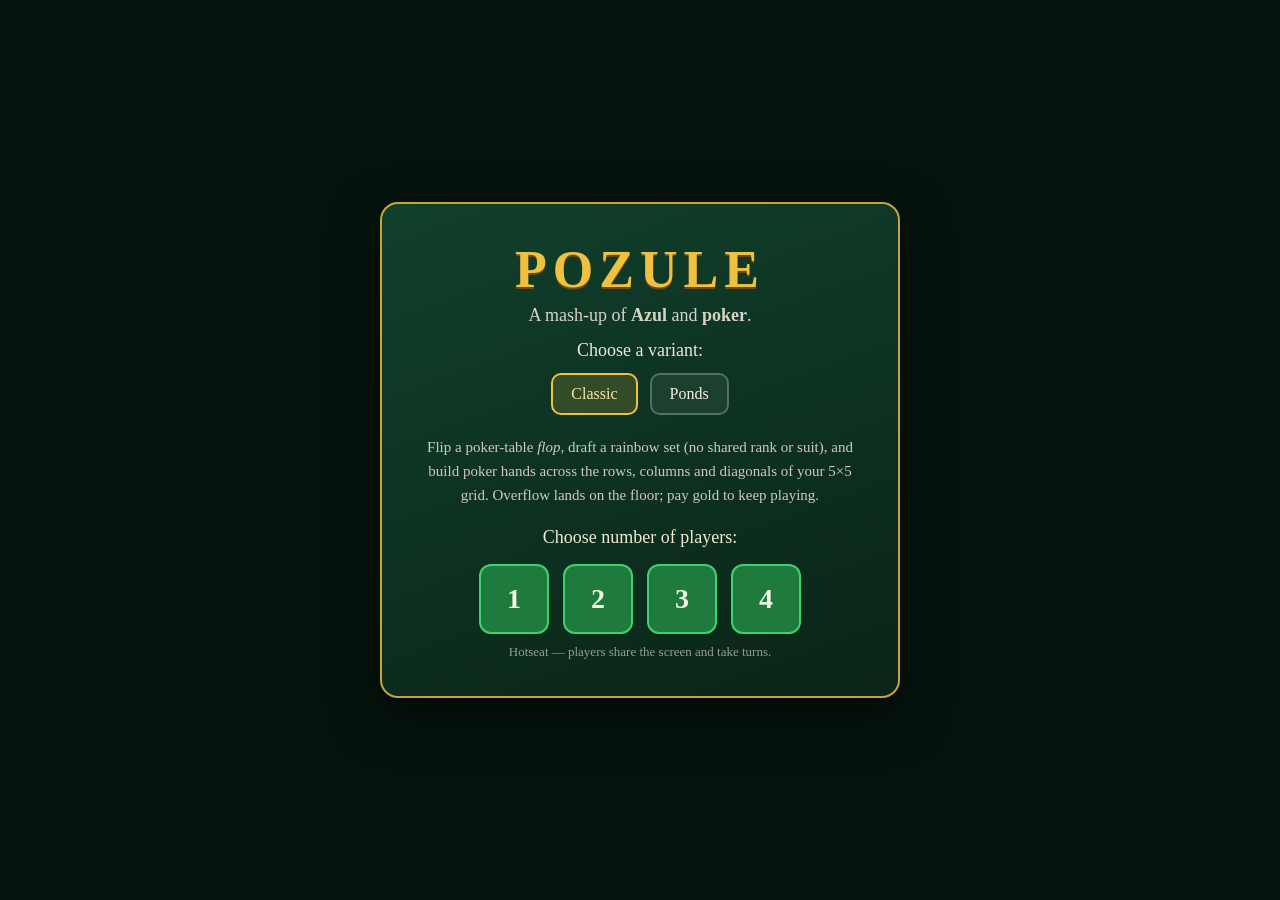
<file: pr-4/index.html>
<!DOCTYPE html>
<html lang="en">
<head>
  <meta charset="UTF-8" />
  <meta name="viewport" content="width=device-width, initial-scale=1.0" />
  <title>Pozule — Azul × Poker</title>
  <link rel="stylesheet" href="styles.css" />
</head>
<body>
  <div id="app">
    <div id="setup">
      <div class="setup-card" id="setupCard">
        <h1 id="setupTitle">POZULE</h1>
        <p class="tag" id="setupTag"></p>
        <div id="variantSelector">
          <p class="choose">Choose a variant:</p>
          <div class="variant-buttons">
            <button data-variant="classic">Classic</button>
            <button data-variant="ponds">Ponds</button>
          </div>
        </div>
        <p class="how" id="setupHow"></p>
        <p class="choose">Choose number of players:</p>
        <div class="player-buttons">
          <button data-players="1">1</button>
          <button data-players="2">2</button>
          <button data-players="3">3</button>
          <button data-players="4">4</button>
        </div>
        <p class="hint">Hotseat — players share the screen and take turns.</p>
      </div>
    </div>
    <canvas id="board"></canvas>
  </div>

  <script src="src/variant.js"></script>
  <script src="src/deck.js"></script>
  <script src="src/poker.js"></script>
  <script src="src/rules.js"></script>
  <script src="src/player.js"></script>
  <script src="src/game.js"></script>
  <script src="src/render.js"></script>
  <script src="src/input.js"></script>
  <script src="src/main.js"></script>
</body>
</html>
</file>
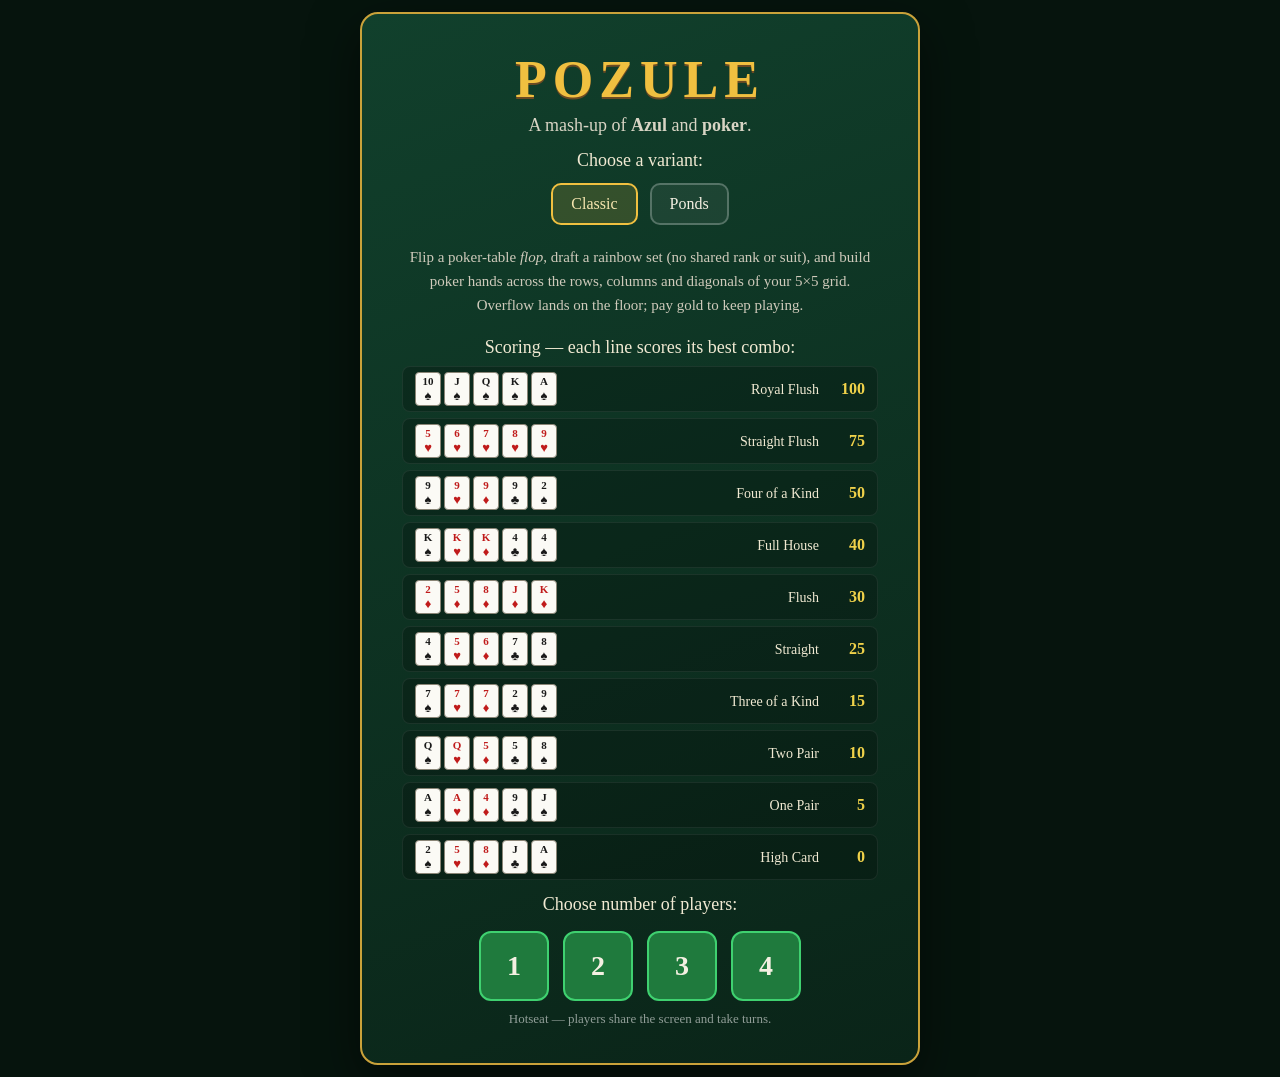
<file: pr-6/index.html>
<!DOCTYPE html>
<html lang="en">
<head>
  <meta charset="UTF-8" />
  <meta name="viewport" content="width=device-width, initial-scale=1.0" />
  <title>Pozule — Azul × Poker</title>
  <link rel="stylesheet" href="styles.css" />
</head>
<body>
  <div id="app">
    <div id="setup">
      <div class="setup-card" id="setupCard">
        <h1 id="setupTitle">POZULE</h1>
        <p class="tag" id="setupTag"></p>
        <div id="variantSelector">
          <p class="choose">Choose a variant:</p>
          <div class="variant-buttons">
            <button data-variant="classic">Classic</button>
            <button data-variant="ponds">Ponds</button>
          </div>
        </div>
        <p class="how" id="setupHow"></p>
        <div id="scoringGuide" class="scoring-guide"></div>
        <p class="choose">Choose number of players:</p>
        <div class="player-buttons">
          <button data-players="1">1</button>
          <button data-players="2">2</button>
          <button data-players="3">3</button>
          <button data-players="4">4</button>
        </div>
        <p class="hint">Hotseat — players share the screen and take turns.</p>
      </div>
    </div>
    <canvas id="board"></canvas>
  </div>

  <script src="src/variant.js"></script>
  <script src="src/deck.js"></script>
  <script src="src/poker.js"></script>
  <script src="src/rules.js"></script>
  <script src="src/player.js"></script>
  <script src="src/game.js"></script>
  <script src="src/render.js"></script>
  <script src="src/input.js"></script>
  <script src="src/main.js"></script>
</body>
</html>
</file>
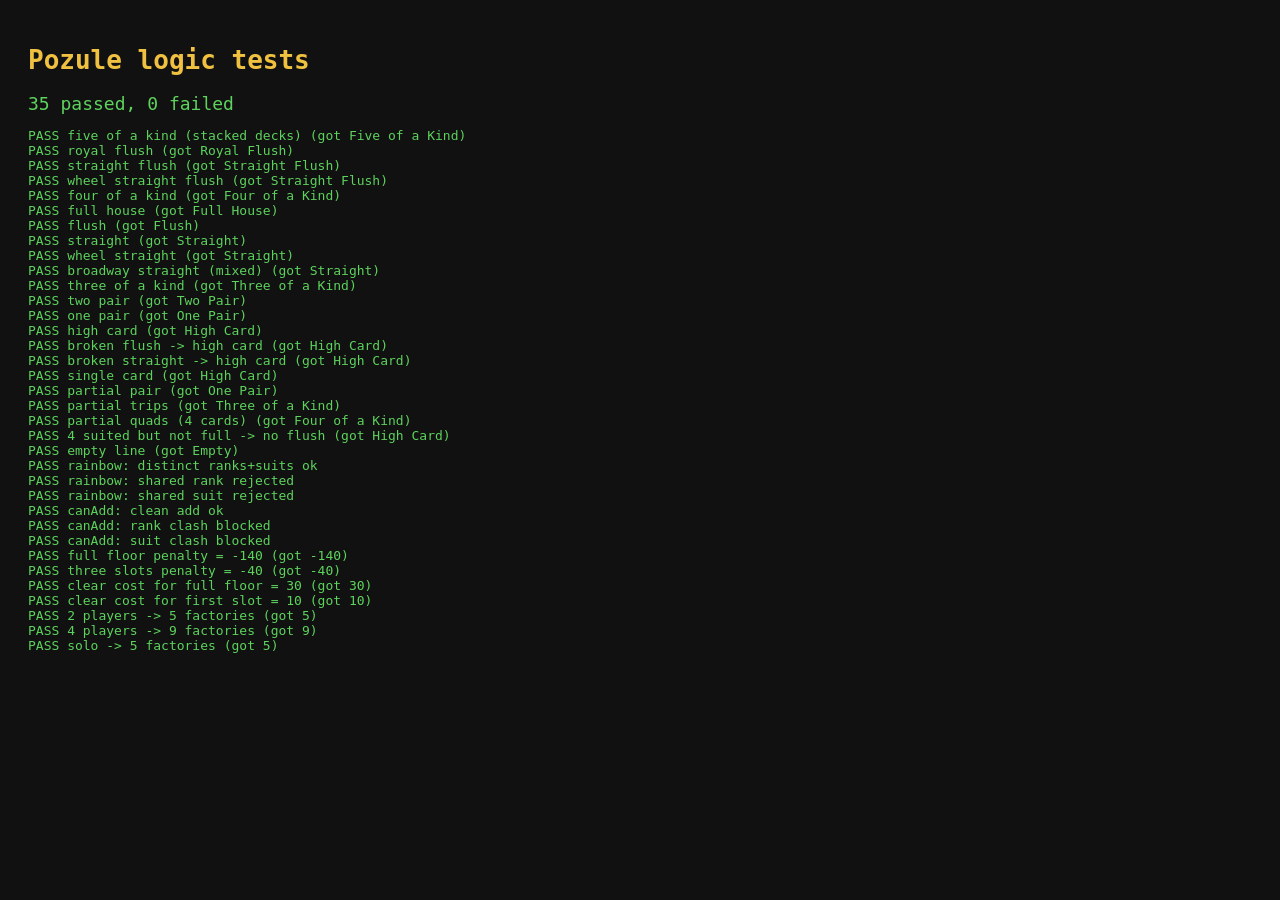
<file: tests/poker.test.html>
<!DOCTYPE html>
<html lang="en">
<head>
  <meta charset="UTF-8" />
  <title>Pozule — logic tests</title>
  <style>
    body { font-family: monospace; background: #111; color: #ddd; padding: 20px; }
    .pass { color: #5dd35d; }
    .fail { color: #ff6b6b; font-weight: bold; }
    h1 { color: #f0c040; }
    #summary { margin: 14px 0; font-size: 18px; }
  </style>
</head>
<body>
  <h1>Pozule logic tests</h1>
  <div id="summary"></div>
  <div id="out"></div>

  <script src="../src/variant.js"></script>
  <script src="../src/deck.js"></script>
  <script src="../src/poker.js"></script>
  <script src="../src/rules.js"></script>
  <script>
    var P = window.Pozule;
    var out = document.getElementById("out");
    var passed = 0, failed = 0;

    function log(ok, msg) {
      var d = document.createElement("div");
      d.className = ok ? "pass" : "fail";
      d.textContent = (ok ? "PASS  " : "FAIL  ") + msg;
      out.appendChild(d);
      if (ok) passed++; else failed++;
      if (!ok) console.error("FAIL", msg);
    }
    function eq(actual, expected, msg) { log(actual === expected, msg + "  (got " + actual + ")"); }

    // Helper: build tokens from "Rs" shorthand, e.g. "AS" "10H".
    function card(s) {
      var rank = s.slice(0, s.length - 1);
      var suit = s.slice(-1);
      return P.deck.makeToken(s, rank, suit);
    }
    function line(arr) { return arr.map(card); }
    function evalName(arr) { return P.poker.evaluateLine(line(arr)).hand; }

    // --- Poker hand evaluation (full lines) ---
    eq(evalName(["9S", "9H", "9D", "9C", "9S"]), "Five of a Kind", "five of a kind (stacked decks)");
    eq(evalName(["10S", "JS", "QS", "KS", "AS"]), "Royal Flush", "royal flush");
    eq(evalName(["6H", "7H", "8H", "9H", "10H"]), "Straight Flush", "straight flush");
    eq(evalName(["AS", "2S", "3S", "4S", "5S"]), "Straight Flush", "wheel straight flush");
    eq(evalName(["9S", "9H", "9D", "9C", "2S"]), "Four of a Kind", "four of a kind");
    eq(evalName(["KS", "KH", "KD", "2C", "2S"]), "Full House", "full house");
    eq(evalName(["2H", "5H", "8H", "JH", "KH"]), "Flush", "flush");
    eq(evalName(["4S", "5H", "6D", "7C", "8S"]), "Straight", "straight");
    eq(evalName(["AS", "2H", "3D", "4C", "5S"]), "Straight", "wheel straight");
    eq(evalName(["10S", "JH", "QD", "KC", "AS"]), "Straight", "broadway straight (mixed)");
    eq(evalName(["7S", "7H", "7D", "2C", "5S"]), "Three of a Kind", "three of a kind");
    eq(evalName(["8S", "8H", "3D", "3C", "5S"]), "Two Pair", "two pair");
    eq(evalName(["AS", "AH", "5D", "9C", "KS"]), "One Pair", "one pair");
    eq(evalName(["2S", "5H", "8D", "JC", "KS"]), "High Card", "high card");
    // Almost-flush / almost-straight must NOT count when off by one.
    eq(evalName(["2H", "5H", "8H", "JH", "KS"]), "High Card", "broken flush -> high card");
    eq(evalName(["4S", "5H", "6D", "7C", "9S"]), "High Card", "broken straight -> high card");

    // --- Partial lines: pair family scores; flush/straight do not ---
    eq(evalName(["AS"]), "High Card", "single card");
    eq(evalName(["AS", "AH"]), "One Pair", "partial pair");
    eq(evalName(["7S", "7H", "7D"]), "Three of a Kind", "partial trips");
    eq(evalName(["9S", "9H", "9D", "9C"]), "Four of a Kind", "partial quads (4 cards)");
    eq(evalName(["2H", "3H", "4H", "5H"]), "High Card", "4 suited but not full -> no flush");
    eq(P.poker.evaluateLine([]).hand, "Empty", "empty line");

    // --- Rainbow rules ---
    log(P.rules.isRainbowSet(line(["AS", "KH", "QD"])), "rainbow: distinct ranks+suits ok");
    log(!P.rules.isRainbowSet(line(["AS", "AH"])), "rainbow: shared rank rejected");
    log(!P.rules.isRainbowSet(line(["AS", "KS"])), "rainbow: shared suit rejected");
    log(P.rules.canAddToSet(line(["AS", "KH"]), card("QD")), "canAdd: clean add ok");
    log(!P.rules.canAddToSet(line(["AS", "KH"]), card("AD")), "canAdd: rank clash blocked");
    log(!P.rules.canAddToSet(line(["AS", "KH"]), card("QS")), "canAdd: suit clash blocked");

    // --- Floor / gold helpers ---
    eq(P.rules.floorPenalty(7), -140, "full floor penalty = -140");
    eq(P.rules.floorPenalty(3), -40, "three slots penalty = -40");
    eq(P.rules.clearCost(7), 30, "clear cost for full floor = 30");
    eq(P.rules.clearCost(1), 10, "clear cost for first slot = 10");
    eq(P.rules.factoryCount(2), 5, "2 players -> 5 factories");
    eq(P.rules.factoryCount(4), 9, "4 players -> 9 factories");
    eq(P.rules.factoryCount(1), 5, "solo -> 5 factories");

    var sum = document.getElementById("summary");
    sum.textContent = passed + " passed, " + failed + " failed";
    sum.className = failed === 0 ? "pass" : "fail";
  </script>
</body>
</html>
</file>
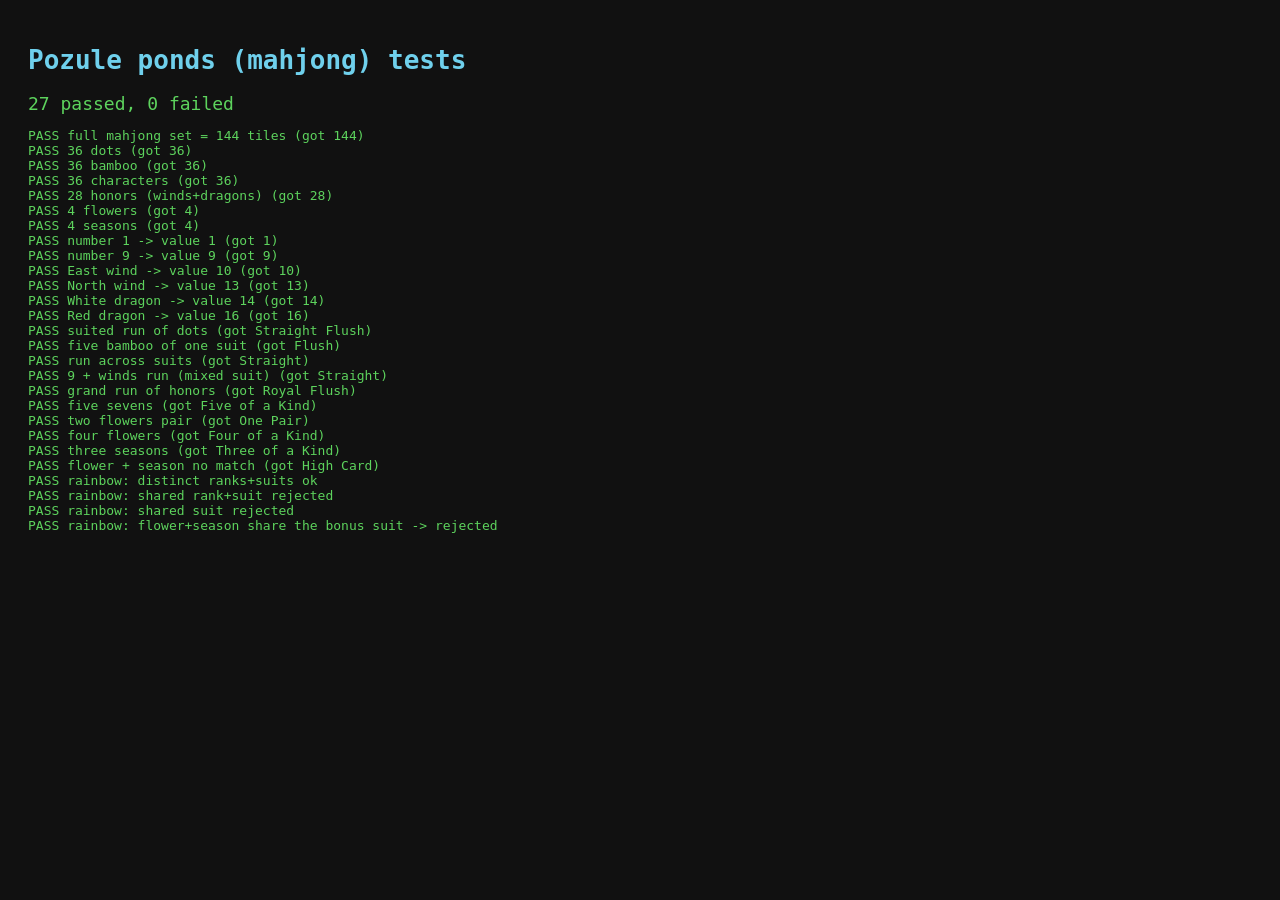
<file: tests/ponds.test.html>
<!DOCTYPE html>
<html lang="en">
<head>
  <meta charset="UTF-8" />
  <title>Pozule — ponds (mahjong) tests</title>
  <style>
    body { font-family: monospace; background: #111; color: #ddd; padding: 20px; }
    .pass { color: #5dd35d; }
    .fail { color: #ff6b6b; font-weight: bold; }
    h1 { color: #6fd0ec; }
    #summary { margin: 14px 0; font-size: 18px; }
  </style>
</head>
<body>
  <h1>Pozule ponds (mahjong) tests</h1>
  <div id="summary"></div>
  <div id="out"></div>

  <script src="../src/variant.js"></script>
  <script>
    // Force the ponds variant before the deck is built (deck.js reads P.variant
    // at load time; there is no ?variant= param on this test page).
    window.Pozule.variantId = "ponds";
    window.Pozule.variant = window.Pozule.VARIANTS.ponds;
  </script>
  <script src="../src/deck.js"></script>
  <script src="../src/poker.js"></script>
  <script src="../src/rules.js"></script>
  <script>
    var P = window.Pozule;
    var out = document.getElementById("out");
    var passed = 0, failed = 0;

    function log(ok, msg) {
      var d = document.createElement("div");
      d.className = ok ? "pass" : "fail";
      d.textContent = (ok ? "PASS  " : "FAIL  ") + msg;
      out.appendChild(d);
      if (ok) passed++; else failed++;
      if (!ok) console.error("FAIL", msg);
    }
    function eq(actual, expected, msg) { log(actual === expected, msg + "  (got " + actual + ")"); }

    // tile("rank", "suit") -> token. e.g. tile("5","dots"), tile("E","honor").
    var idc = 0;
    function tile(rank, suit) { return P.deck.makeToken("x" + idc++, rank, suit); }
    function evalName(arr) { return P.poker.evaluateLine(arr).hand; }

    // --- Deck composition ---
    var bag = P.deck.makeBag(4); // multiplier ignored for the fixed mahjong set
    eq(bag.length, 144, "full mahjong set = 144 tiles");
    function count(pred) { return bag.filter(pred).length; }
    eq(count(function (t) { return t.suit === "dots"; }), 36, "36 dots");
    eq(count(function (t) { return t.suit === "bam"; }), 36, "36 bamboo");
    eq(count(function (t) { return t.suit === "chr"; }), 36, "36 characters");
    eq(count(function (t) { return t.suit === "honor"; }), 28, "28 honors (winds+dragons)");
    eq(count(function (t) { return t.rank === "Fl"; }), 4, "4 flowers");
    eq(count(function (t) { return t.rank === "Se"; }), 4, "4 seasons");

    // --- Value ladder ---
    eq(P.deck.rankValue("1"), 1, "number 1 -> value 1");
    eq(P.deck.rankValue("9"), 9, "number 9 -> value 9");
    eq(P.deck.rankValue("E"), 10, "East wind -> value 10");
    eq(P.deck.rankValue("N"), 13, "North wind -> value 13");
    eq(P.deck.rankValue("Wh"), 14, "White dragon -> value 14");
    eq(P.deck.rankValue("Rd"), 16, "Red dragon -> value 16");

    // --- Combos via the shared evaluator ---
    eq(evalName([tile("3", "dots"), tile("4", "dots"), tile("5", "dots"),
                 tile("6", "dots"), tile("7", "dots")]), "Straight Flush", "suited run of dots");
    eq(evalName([tile("2", "bam"), tile("4", "bam"), tile("6", "bam"),
                 tile("8", "bam"), tile("9", "bam")]), "Flush", "five bamboo of one suit");
    eq(evalName([tile("4", "dots"), tile("5", "bam"), tile("6", "chr"),
                 tile("7", "dots"), tile("8", "bam")]), "Straight", "run across suits");
    // Honors extend the ladder: a run can cross the number->honor boundary.
    eq(evalName([tile("9", "dots"), tile("E", "honor"), tile("S", "honor"),
                 tile("W", "honor"), tile("N", "honor")]), "Straight", "9 + winds run (mixed suit)");
    // Grand run: E,S,W,N,White dragon are same suit, values 10-14 (tops at 14, has a 10).
    eq(evalName([tile("E", "honor"), tile("S", "honor"), tile("W", "honor"),
                 tile("N", "honor"), tile("Wh", "honor")]), "Royal Flush", "grand run of honors");
    // Five matching tiles (four copies of a number plus a fifth) top the chart.
    eq(evalName([tile("7", "dots"), tile("7", "dots"), tile("7", "dots"),
                 tile("7", "dots"), tile("7", "bam")]), "Five of a Kind", "five sevens");

    // --- Flowers / seasons are matches ---
    eq(evalName([tile("Fl", "bonus"), tile("Fl", "bonus")]), "One Pair", "two flowers pair");
    eq(evalName([tile("Fl", "bonus"), tile("Fl", "bonus"),
                 tile("Fl", "bonus"), tile("Fl", "bonus")]), "Four of a Kind", "four flowers");
    eq(evalName([tile("Se", "bonus"), tile("Se", "bonus"),
                 tile("Se", "bonus")]), "Three of a Kind", "three seasons");
    // A flower and a season do NOT match each other.
    eq(evalName([tile("Fl", "bonus"), tile("Se", "bonus")]), "High Card", "flower + season no match");

    // --- Rainbow draft rule (no shared rank, no shared suit) ---
    log(P.rules.isRainbowSet([tile("3", "dots"), tile("4", "bam"), tile("E", "honor")]),
      "rainbow: distinct ranks+suits ok");
    log(!P.rules.isRainbowSet([tile("3", "dots"), tile("3", "dots")]),
      "rainbow: shared rank+suit rejected");
    log(!P.rules.isRainbowSet([tile("3", "dots"), tile("5", "dots")]),
      "rainbow: shared suit rejected");
    log(!P.rules.isRainbowSet([tile("Fl", "bonus"), tile("Se", "bonus")]),
      "rainbow: flower+season share the bonus suit -> rejected");

    var sum = document.getElementById("summary");
    sum.textContent = passed + " passed, " + failed + " failed";
    sum.className = failed === 0 ? "pass" : "fail";
  </script>
</body>
</html>
</file>
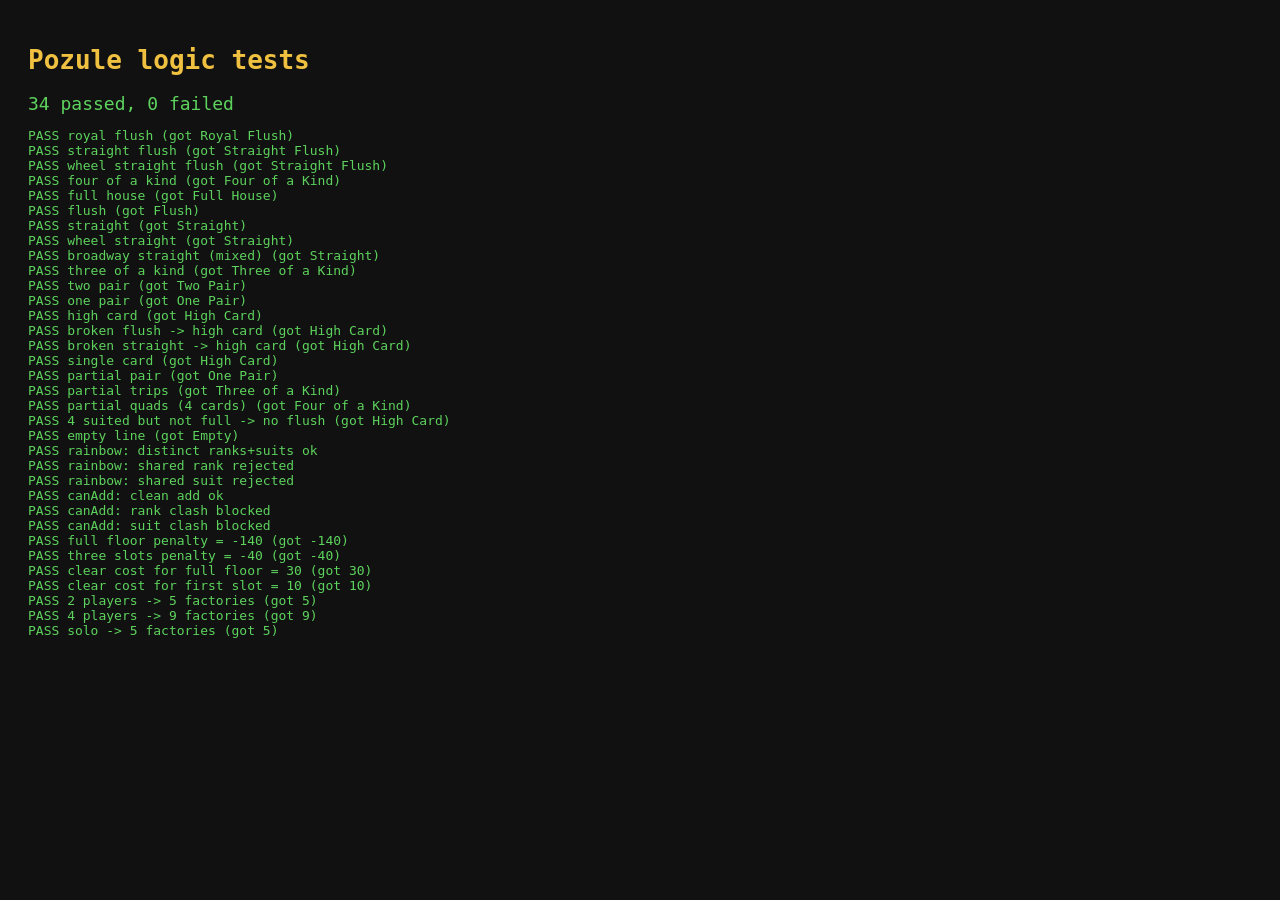
<file: pr-4/tests/poker.test.html>
<!DOCTYPE html>
<html lang="en">
<head>
  <meta charset="UTF-8" />
  <title>Pozule — logic tests</title>
  <style>
    body { font-family: monospace; background: #111; color: #ddd; padding: 20px; }
    .pass { color: #5dd35d; }
    .fail { color: #ff6b6b; font-weight: bold; }
    h1 { color: #f0c040; }
    #summary { margin: 14px 0; font-size: 18px; }
  </style>
</head>
<body>
  <h1>Pozule logic tests</h1>
  <div id="summary"></div>
  <div id="out"></div>

  <script src="../src/variant.js"></script>
  <script src="../src/deck.js"></script>
  <script src="../src/poker.js"></script>
  <script src="../src/rules.js"></script>
  <script>
    var P = window.Pozule;
    var out = document.getElementById("out");
    var passed = 0, failed = 0;

    function log(ok, msg) {
      var d = document.createElement("div");
      d.className = ok ? "pass" : "fail";
      d.textContent = (ok ? "PASS  " : "FAIL  ") + msg;
      out.appendChild(d);
      if (ok) passed++; else failed++;
      if (!ok) console.error("FAIL", msg);
    }
    function eq(actual, expected, msg) { log(actual === expected, msg + "  (got " + actual + ")"); }

    // Helper: build tokens from "Rs" shorthand, e.g. "AS" "10H".
    function card(s) {
      var rank = s.slice(0, s.length - 1);
      var suit = s.slice(-1);
      return P.deck.makeToken(s, rank, suit);
    }
    function line(arr) { return arr.map(card); }
    function evalName(arr) { return P.poker.evaluateLine(line(arr)).hand; }

    // --- Poker hand evaluation (full lines) ---
    eq(evalName(["10S", "JS", "QS", "KS", "AS"]), "Royal Flush", "royal flush");
    eq(evalName(["6H", "7H", "8H", "9H", "10H"]), "Straight Flush", "straight flush");
    eq(evalName(["AS", "2S", "3S", "4S", "5S"]), "Straight Flush", "wheel straight flush");
    eq(evalName(["9S", "9H", "9D", "9C", "2S"]), "Four of a Kind", "four of a kind");
    eq(evalName(["KS", "KH", "KD", "2C", "2S"]), "Full House", "full house");
    eq(evalName(["2H", "5H", "8H", "JH", "KH"]), "Flush", "flush");
    eq(evalName(["4S", "5H", "6D", "7C", "8S"]), "Straight", "straight");
    eq(evalName(["AS", "2H", "3D", "4C", "5S"]), "Straight", "wheel straight");
    eq(evalName(["10S", "JH", "QD", "KC", "AS"]), "Straight", "broadway straight (mixed)");
    eq(evalName(["7S", "7H", "7D", "2C", "5S"]), "Three of a Kind", "three of a kind");
    eq(evalName(["8S", "8H", "3D", "3C", "5S"]), "Two Pair", "two pair");
    eq(evalName(["AS", "AH", "5D", "9C", "KS"]), "One Pair", "one pair");
    eq(evalName(["2S", "5H", "8D", "JC", "KS"]), "High Card", "high card");
    // Almost-flush / almost-straight must NOT count when off by one.
    eq(evalName(["2H", "5H", "8H", "JH", "KS"]), "High Card", "broken flush -> high card");
    eq(evalName(["4S", "5H", "6D", "7C", "9S"]), "High Card", "broken straight -> high card");

    // --- Partial lines: pair family scores; flush/straight do not ---
    eq(evalName(["AS"]), "High Card", "single card");
    eq(evalName(["AS", "AH"]), "One Pair", "partial pair");
    eq(evalName(["7S", "7H", "7D"]), "Three of a Kind", "partial trips");
    eq(evalName(["9S", "9H", "9D", "9C"]), "Four of a Kind", "partial quads (4 cards)");
    eq(evalName(["2H", "3H", "4H", "5H"]), "High Card", "4 suited but not full -> no flush");
    eq(P.poker.evaluateLine([]).hand, "Empty", "empty line");

    // --- Rainbow rules ---
    log(P.rules.isRainbowSet(line(["AS", "KH", "QD"])), "rainbow: distinct ranks+suits ok");
    log(!P.rules.isRainbowSet(line(["AS", "AH"])), "rainbow: shared rank rejected");
    log(!P.rules.isRainbowSet(line(["AS", "KS"])), "rainbow: shared suit rejected");
    log(P.rules.canAddToSet(line(["AS", "KH"]), card("QD")), "canAdd: clean add ok");
    log(!P.rules.canAddToSet(line(["AS", "KH"]), card("AD")), "canAdd: rank clash blocked");
    log(!P.rules.canAddToSet(line(["AS", "KH"]), card("QS")), "canAdd: suit clash blocked");

    // --- Floor / gold helpers ---
    eq(P.rules.floorPenalty(7), -140, "full floor penalty = -140");
    eq(P.rules.floorPenalty(3), -40, "three slots penalty = -40");
    eq(P.rules.clearCost(7), 30, "clear cost for full floor = 30");
    eq(P.rules.clearCost(1), 10, "clear cost for first slot = 10");
    eq(P.rules.factoryCount(2), 5, "2 players -> 5 factories");
    eq(P.rules.factoryCount(4), 9, "4 players -> 9 factories");
    eq(P.rules.factoryCount(1), 5, "solo -> 5 factories");

    var sum = document.getElementById("summary");
    sum.textContent = passed + " passed, " + failed + " failed";
    sum.className = failed === 0 ? "pass" : "fail";
  </script>
</body>
</html>
</file>
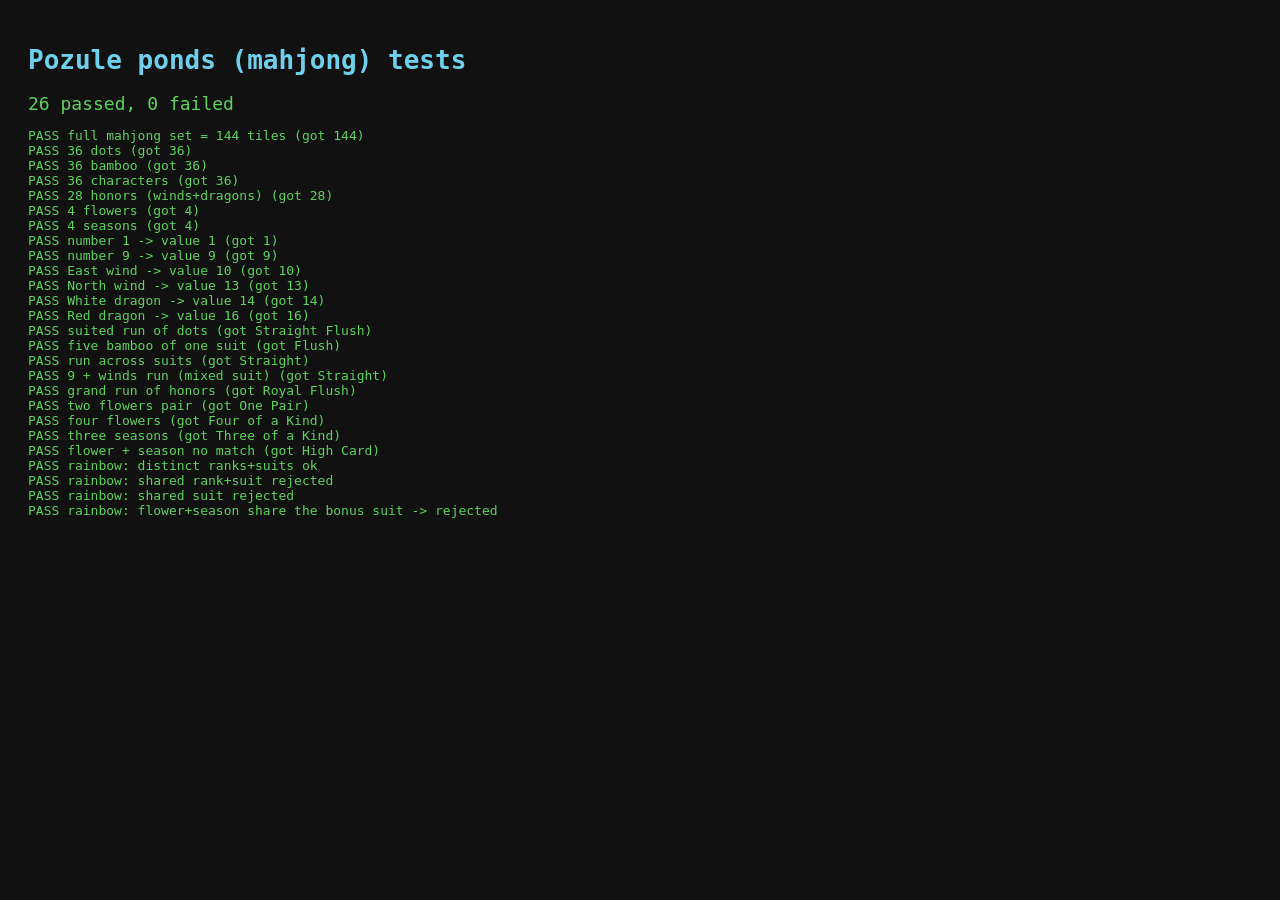
<file: pr-4/tests/ponds.test.html>
<!DOCTYPE html>
<html lang="en">
<head>
  <meta charset="UTF-8" />
  <title>Pozule — ponds (mahjong) tests</title>
  <style>
    body { font-family: monospace; background: #111; color: #ddd; padding: 20px; }
    .pass { color: #5dd35d; }
    .fail { color: #ff6b6b; font-weight: bold; }
    h1 { color: #6fd0ec; }
    #summary { margin: 14px 0; font-size: 18px; }
  </style>
</head>
<body>
  <h1>Pozule ponds (mahjong) tests</h1>
  <div id="summary"></div>
  <div id="out"></div>

  <script src="../src/variant.js"></script>
  <script>
    // Force the ponds variant before the deck is built (deck.js reads P.variant
    // at load time; there is no ?variant= param on this test page).
    window.Pozule.variantId = "ponds";
    window.Pozule.variant = window.Pozule.VARIANTS.ponds;
  </script>
  <script src="../src/deck.js"></script>
  <script src="../src/poker.js"></script>
  <script src="../src/rules.js"></script>
  <script>
    var P = window.Pozule;
    var out = document.getElementById("out");
    var passed = 0, failed = 0;

    function log(ok, msg) {
      var d = document.createElement("div");
      d.className = ok ? "pass" : "fail";
      d.textContent = (ok ? "PASS  " : "FAIL  ") + msg;
      out.appendChild(d);
      if (ok) passed++; else failed++;
      if (!ok) console.error("FAIL", msg);
    }
    function eq(actual, expected, msg) { log(actual === expected, msg + "  (got " + actual + ")"); }

    // tile("rank", "suit") -> token. e.g. tile("5","dots"), tile("E","honor").
    var idc = 0;
    function tile(rank, suit) { return P.deck.makeToken("x" + idc++, rank, suit); }
    function evalName(arr) { return P.poker.evaluateLine(arr).hand; }

    // --- Deck composition ---
    var bag = P.deck.makeBag(4); // multiplier ignored for the fixed mahjong set
    eq(bag.length, 144, "full mahjong set = 144 tiles");
    function count(pred) { return bag.filter(pred).length; }
    eq(count(function (t) { return t.suit === "dots"; }), 36, "36 dots");
    eq(count(function (t) { return t.suit === "bam"; }), 36, "36 bamboo");
    eq(count(function (t) { return t.suit === "chr"; }), 36, "36 characters");
    eq(count(function (t) { return t.suit === "honor"; }), 28, "28 honors (winds+dragons)");
    eq(count(function (t) { return t.rank === "Fl"; }), 4, "4 flowers");
    eq(count(function (t) { return t.rank === "Se"; }), 4, "4 seasons");

    // --- Value ladder ---
    eq(P.deck.rankValue("1"), 1, "number 1 -> value 1");
    eq(P.deck.rankValue("9"), 9, "number 9 -> value 9");
    eq(P.deck.rankValue("E"), 10, "East wind -> value 10");
    eq(P.deck.rankValue("N"), 13, "North wind -> value 13");
    eq(P.deck.rankValue("Wh"), 14, "White dragon -> value 14");
    eq(P.deck.rankValue("Rd"), 16, "Red dragon -> value 16");

    // --- Combos via the shared evaluator ---
    eq(evalName([tile("3", "dots"), tile("4", "dots"), tile("5", "dots"),
                 tile("6", "dots"), tile("7", "dots")]), "Straight Flush", "suited run of dots");
    eq(evalName([tile("2", "bam"), tile("4", "bam"), tile("6", "bam"),
                 tile("8", "bam"), tile("9", "bam")]), "Flush", "five bamboo of one suit");
    eq(evalName([tile("4", "dots"), tile("5", "bam"), tile("6", "chr"),
                 tile("7", "dots"), tile("8", "bam")]), "Straight", "run across suits");
    // Honors extend the ladder: a run can cross the number->honor boundary.
    eq(evalName([tile("9", "dots"), tile("E", "honor"), tile("S", "honor"),
                 tile("W", "honor"), tile("N", "honor")]), "Straight", "9 + winds run (mixed suit)");
    // Grand run: E,S,W,N,White dragon are same suit, values 10-14 (tops at 14, has a 10).
    eq(evalName([tile("E", "honor"), tile("S", "honor"), tile("W", "honor"),
                 tile("N", "honor"), tile("Wh", "honor")]), "Royal Flush", "grand run of honors");

    // --- Flowers / seasons are matches ---
    eq(evalName([tile("Fl", "bonus"), tile("Fl", "bonus")]), "One Pair", "two flowers pair");
    eq(evalName([tile("Fl", "bonus"), tile("Fl", "bonus"),
                 tile("Fl", "bonus"), tile("Fl", "bonus")]), "Four of a Kind", "four flowers");
    eq(evalName([tile("Se", "bonus"), tile("Se", "bonus"),
                 tile("Se", "bonus")]), "Three of a Kind", "three seasons");
    // A flower and a season do NOT match each other.
    eq(evalName([tile("Fl", "bonus"), tile("Se", "bonus")]), "High Card", "flower + season no match");

    // --- Rainbow draft rule (no shared rank, no shared suit) ---
    log(P.rules.isRainbowSet([tile("3", "dots"), tile("4", "bam"), tile("E", "honor")]),
      "rainbow: distinct ranks+suits ok");
    log(!P.rules.isRainbowSet([tile("3", "dots"), tile("3", "dots")]),
      "rainbow: shared rank+suit rejected");
    log(!P.rules.isRainbowSet([tile("3", "dots"), tile("5", "dots")]),
      "rainbow: shared suit rejected");
    log(!P.rules.isRainbowSet([tile("Fl", "bonus"), tile("Se", "bonus")]),
      "rainbow: flower+season share the bonus suit -> rejected");

    var sum = document.getElementById("summary");
    sum.textContent = passed + " passed, " + failed + " failed";
    sum.className = failed === 0 ? "pass" : "fail";
  </script>
</body>
</html>
</file>
<file: pr-4/styles.css>
* { box-sizing: border-box; margin: 0; padding: 0; }

html, body {
  height: 100%;
  background: #06140d;
  color: #f0eee4;
  font-family: Georgia, "Times New Roman", serif;
}

#app {
  width: 100%;
  min-height: 100%;
  display: flex;
  align-items: center;
  justify-content: center;
  padding: 12px;
}

/* --- Setup screen --- */
#setup {
  width: 100%;
  min-height: 90vh;
  display: flex;
  align-items: center;
  justify-content: center;
}

.setup-card {
  max-width: 520px;
  background: linear-gradient(160deg, #11402c, #0a2418);
  border: 2px solid #caa23a;
  border-radius: 18px;
  padding: 36px 40px;
  text-align: center;
  box-shadow: 0 18px 50px rgba(0, 0, 0, 0.5);
}

.setup-card h1 {
  font-size: 52px;
  letter-spacing: 6px;
  color: #f0c040;
  text-shadow: 0 2px 0 #6b4a23;
}

.tag { margin-top: 6px; color: #d8d4c4; font-size: 18px; }
.how { margin: 20px 0; line-height: 1.6; color: #cfcabb; font-size: 15px; }
.choose { margin-top: 14px; font-size: 18px; color: #f0e9d2; }

.player-buttons {
  margin: 16px 0 8px;
  display: flex;
  gap: 14px;
  justify-content: center;
}

.player-buttons button {
  width: 70px;
  height: 70px;
  font-size: 28px;
  font-family: Georgia, serif;
  font-weight: bold;
  color: #f4f0e2;
  background: #1f7a3d;
  border: 2px solid #3fd170;
  border-radius: 12px;
  cursor: pointer;
  transition: transform 0.08s ease, background 0.15s ease;
}
.player-buttons button:hover { background: #2a9b4f; transform: translateY(-2px); }
.player-buttons button:active { transform: translateY(0); }

.hint { margin-top: 10px; font-size: 13px; color: rgba(255, 255, 255, 0.55); }

/* Variant chooser */
.variant-buttons {
  margin: 12px 0 8px;
  display: flex;
  gap: 12px;
  justify-content: center;
}
.variant-buttons button {
  padding: 10px 18px;
  font-size: 16px;
  font-family: Georgia, serif;
  color: #f4f0e2;
  background: rgba(255, 255, 255, 0.06);
  border: 2px solid rgba(255, 255, 255, 0.25);
  border-radius: 10px;
  cursor: pointer;
  transition: background 0.15s ease, border-color 0.15s ease;
}
.variant-buttons button:hover { background: rgba(255, 255, 255, 0.14); }
.variant-buttons button.active {
  border-color: #f0c040;
  background: rgba(240, 192, 64, 0.16);
  color: #f6e6b0;
}

/* Ponds theme for the setup card (water tones) */
.setup-card.ponds {
  background: linear-gradient(160deg, #11455a, #06212c);
  border-color: #3f8fb0;
}
.setup-card.ponds h1 { color: #6fd0ec; text-shadow: 0 2px 0 #123846; }
.setup-card.ponds .player-buttons button {
  background: #1f6f9a;
  border-color: #57b6d8;
}
.setup-card.ponds .player-buttons button:hover { background: #2a88ba; }

/* --- Board --- */
#board {
  display: none;
  width: min(100%, 1280px);
  height: auto;
  aspect-ratio: 1280 / 860;
  border-radius: 12px;
  box-shadow: 0 18px 50px rgba(0, 0, 0, 0.55);
  cursor: pointer;
}
</file>
<file: pr-6/styles.css>
* { box-sizing: border-box; margin: 0; padding: 0; }

html, body {
  height: 100%;
  background: #06140d;
  color: #f0eee4;
  font-family: Georgia, "Times New Roman", serif;
}

#app {
  width: 100%;
  min-height: 100%;
  display: flex;
  align-items: center;
  justify-content: center;
  padding: 12px;
}

/* --- Setup screen --- */
#setup {
  width: 100%;
  min-height: 90vh;
  display: flex;
  align-items: center;
  justify-content: center;
}

.setup-card {
  max-width: 560px;
  background: linear-gradient(160deg, #11402c, #0a2418);
  border: 2px solid #caa23a;
  border-radius: 18px;
  padding: 36px 40px;
  text-align: center;
  box-shadow: 0 18px 50px rgba(0, 0, 0, 0.5);
}

.setup-card h1 {
  font-size: 52px;
  letter-spacing: 6px;
  color: #f0c040;
  text-shadow: 0 2px 0 #6b4a23;
}

.tag { margin-top: 6px; color: #d8d4c4; font-size: 18px; }
.how { margin: 20px 0; line-height: 1.6; color: #cfcabb; font-size: 15px; }
.choose { margin-top: 14px; font-size: 18px; color: #f0e9d2; }

.player-buttons {
  margin: 16px 0 8px;
  display: flex;
  gap: 14px;
  justify-content: center;
}

.player-buttons button {
  width: 70px;
  height: 70px;
  font-size: 28px;
  font-family: Georgia, serif;
  font-weight: bold;
  color: #f4f0e2;
  background: #1f7a3d;
  border: 2px solid #3fd170;
  border-radius: 12px;
  cursor: pointer;
  transition: transform 0.08s ease, background 0.15s ease;
}
.player-buttons button:hover { background: #2a9b4f; transform: translateY(-2px); }
.player-buttons button:active { transform: translateY(0); }

.hint { margin-top: 10px; font-size: 13px; color: rgba(255, 255, 255, 0.55); }

/* Scoring guide — illustrated example of each scoring combination */
.scoring-guide { margin: 14px 0 4px; }
.score-rows {
  margin-top: 8px;
  display: flex;
  flex-direction: column;
  gap: 6px;
}
.score-row {
  display: flex;
  align-items: center;
  justify-content: space-between;
  gap: 12px;
  padding: 5px 12px;
  background: rgba(0, 0, 0, 0.22);
  border: 1px solid rgba(255, 255, 255, 0.07);
  border-radius: 8px;
}
.score-cards { display: flex; gap: 3px; flex-shrink: 0; }
.mini-card {
  display: inline-flex;
  flex-direction: column;
  align-items: center;
  justify-content: center;
  width: 26px;
  height: 34px;
  background: #fbfaf5;
  border: 1px solid #8a8576;
  border-radius: 4px;
  line-height: 1;
  font-family: Georgia, "Times New Roman", serif;
}
.mc-rank { font-size: 11px; font-weight: bold; }
.mc-suit { font-size: 13px; margin-top: 2px; }
.score-meta {
  display: flex;
  align-items: baseline;
  gap: 10px;
  text-align: right;
}
.score-name { font-size: 14px; color: #f0e9d2; }
.score-pts {
  min-width: 36px;
  font-size: 16px;
  font-weight: bold;
  color: #f0d24a;
}

/* Tighten on narrow screens so the rows still fit the card */
@media (max-width: 480px) {
  .mini-card { width: 22px; height: 29px; }
  .mc-rank { font-size: 10px; }
  .mc-suit { font-size: 11px; }
  .score-name { font-size: 13px; }
}

/* Variant chooser */
.variant-buttons {
  margin: 12px 0 8px;
  display: flex;
  gap: 12px;
  justify-content: center;
}
.variant-buttons button {
  padding: 10px 18px;
  font-size: 16px;
  font-family: Georgia, serif;
  color: #f4f0e2;
  background: rgba(255, 255, 255, 0.06);
  border: 2px solid rgba(255, 255, 255, 0.25);
  border-radius: 10px;
  cursor: pointer;
  transition: background 0.15s ease, border-color 0.15s ease;
}
.variant-buttons button:hover { background: rgba(255, 255, 255, 0.14); }
.variant-buttons button.active {
  border-color: #f0c040;
  background: rgba(240, 192, 64, 0.16);
  color: #f6e6b0;
}

/* Ponds theme for the setup card (water tones) */
.setup-card.ponds {
  background: linear-gradient(160deg, #11455a, #06212c);
  border-color: #3f8fb0;
}
.setup-card.ponds h1 { color: #6fd0ec; text-shadow: 0 2px 0 #123846; }
.setup-card.ponds .player-buttons button {
  background: #1f6f9a;
  border-color: #57b6d8;
}
.setup-card.ponds .player-buttons button:hover { background: #2a88ba; }

/* --- Board --- */
#board {
  display: none;
  width: min(100%, 1280px);
  height: auto;
  aspect-ratio: 1280 / 860;
  border-radius: 12px;
  box-shadow: 0 18px 50px rgba(0, 0, 0, 0.55);
  cursor: pointer;
}
</file>
